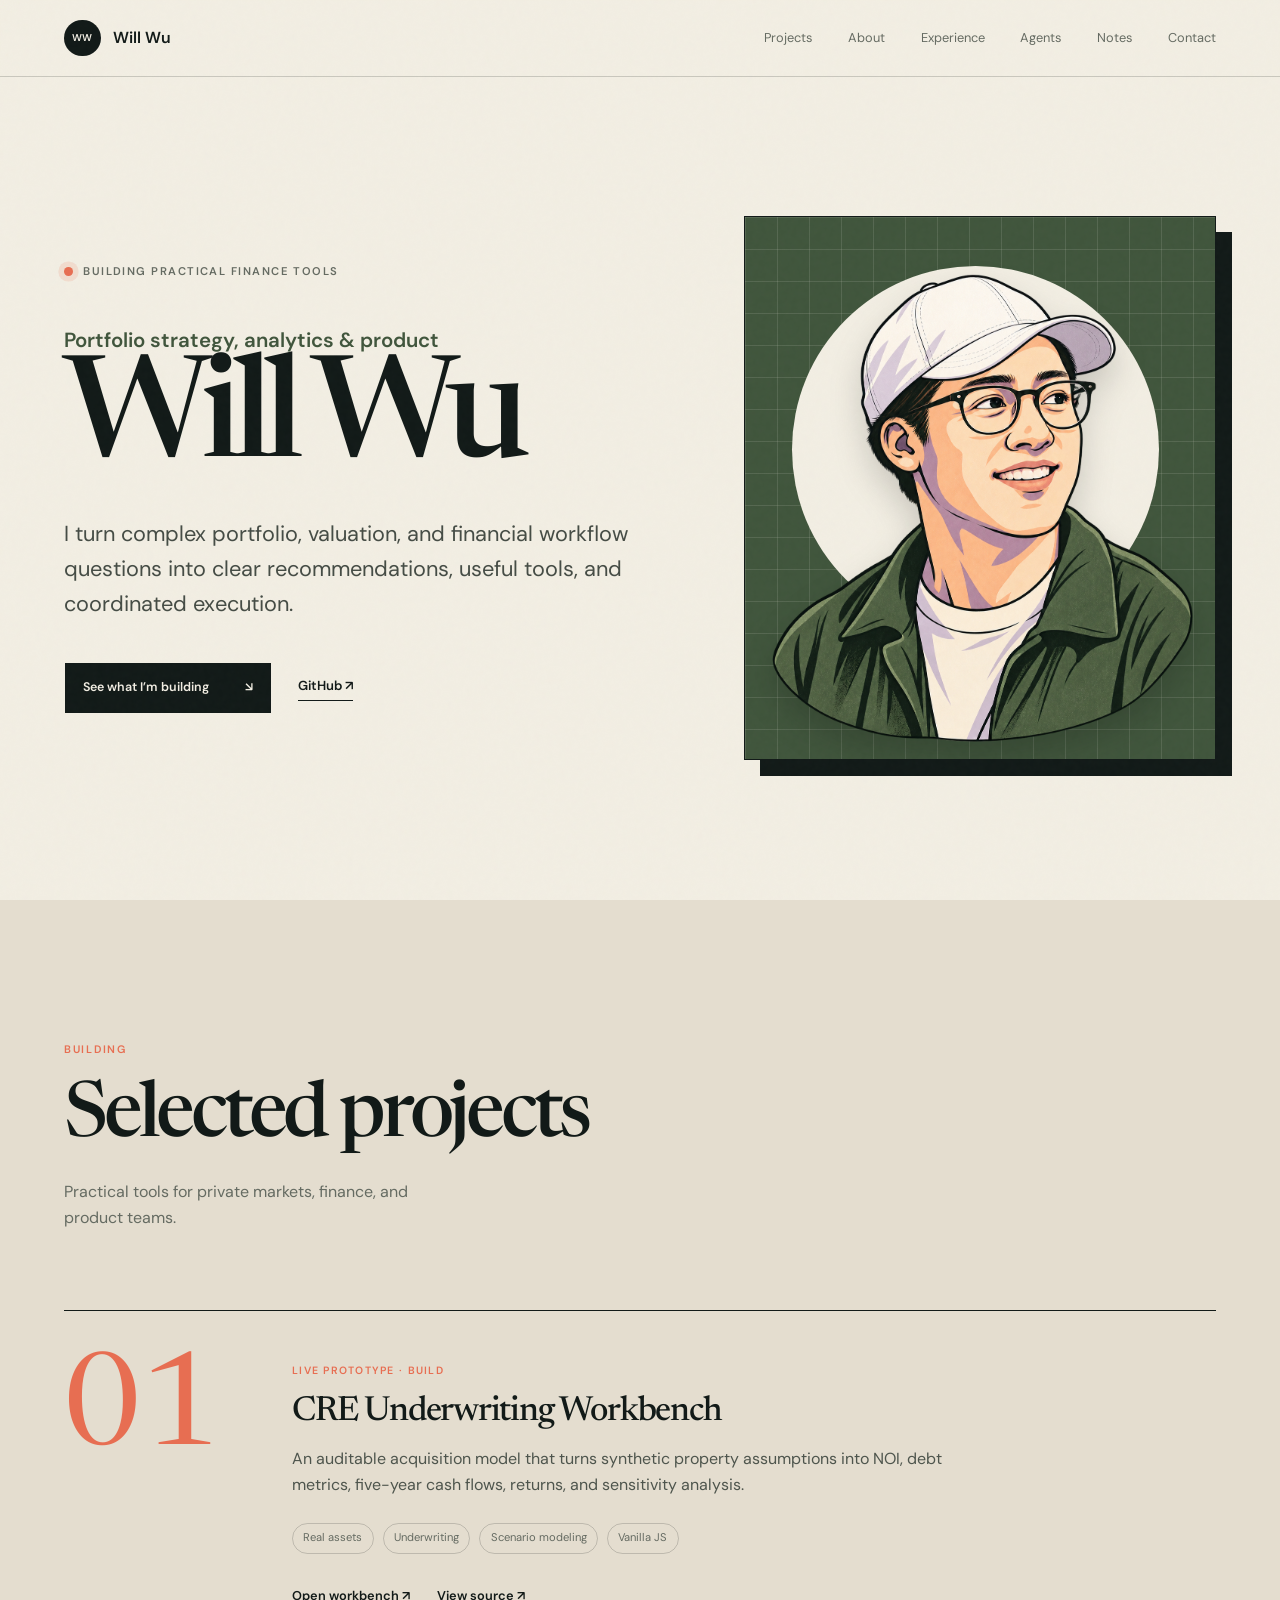
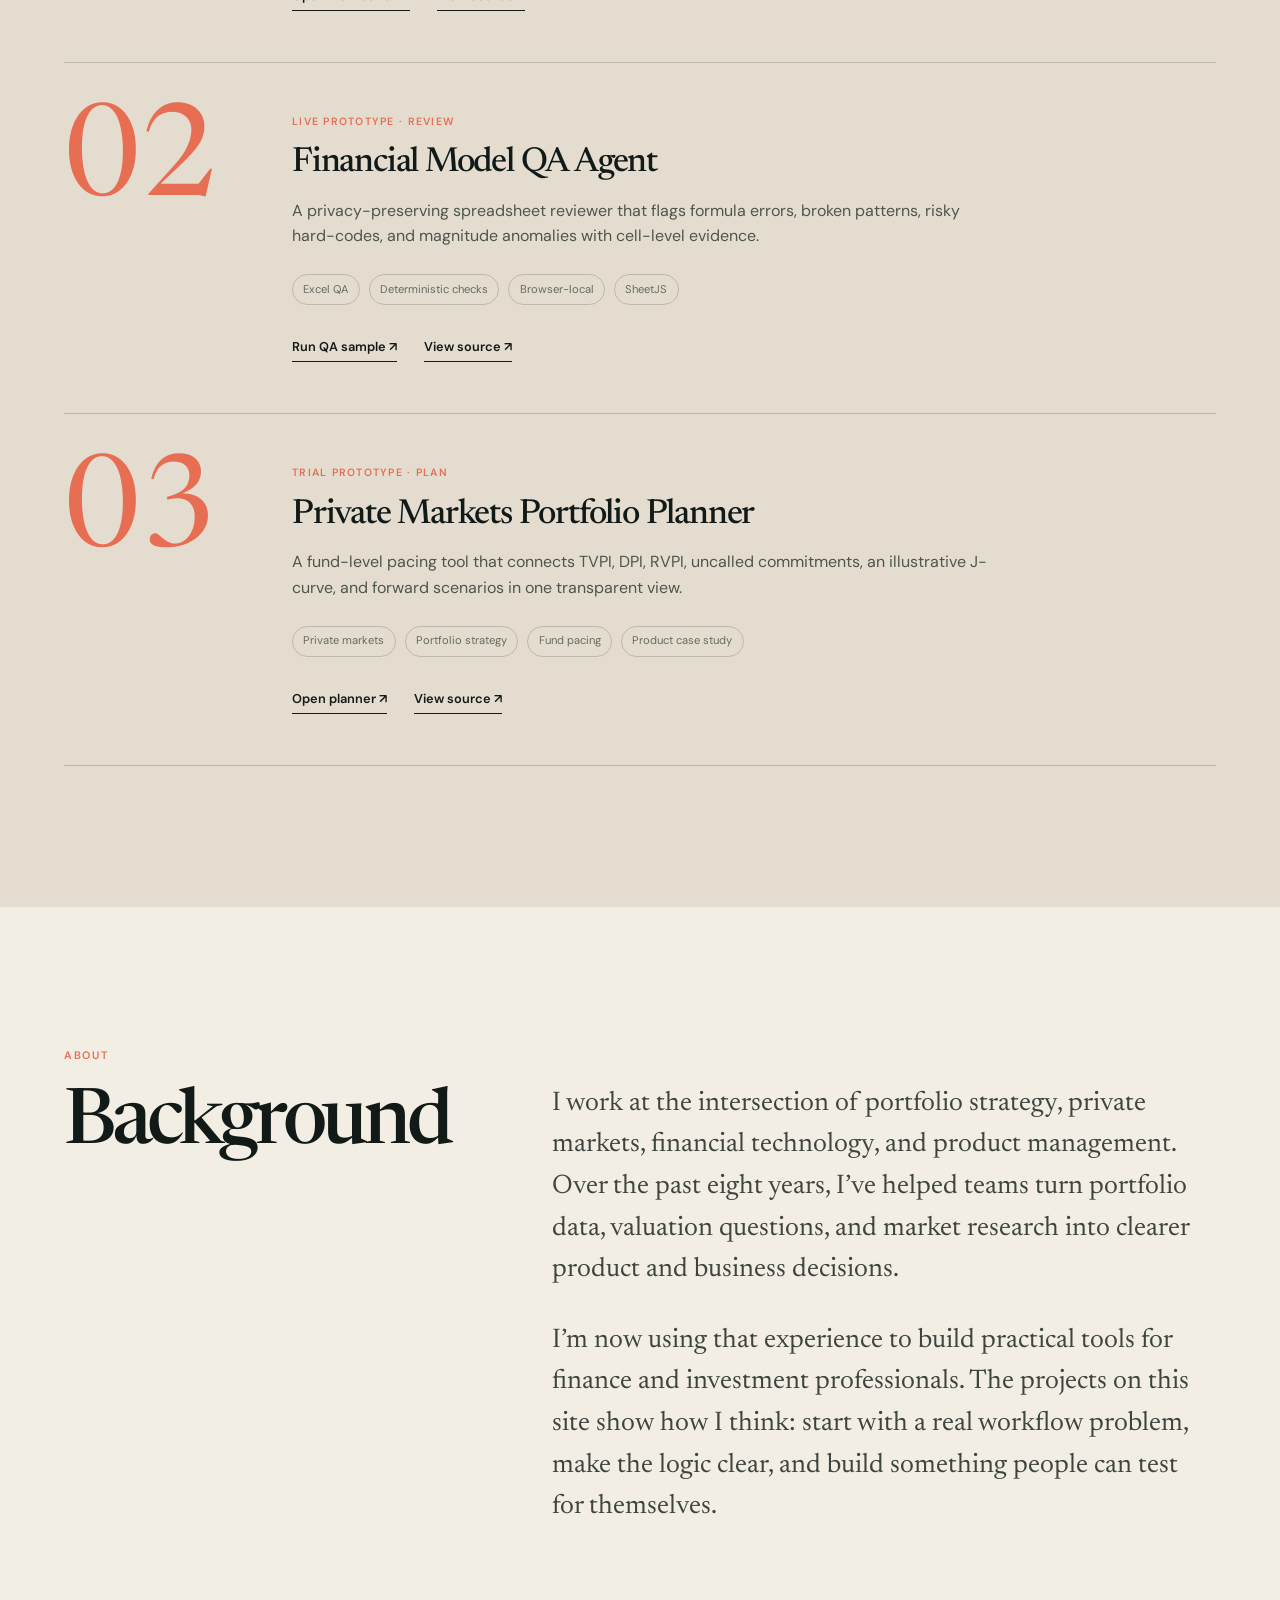
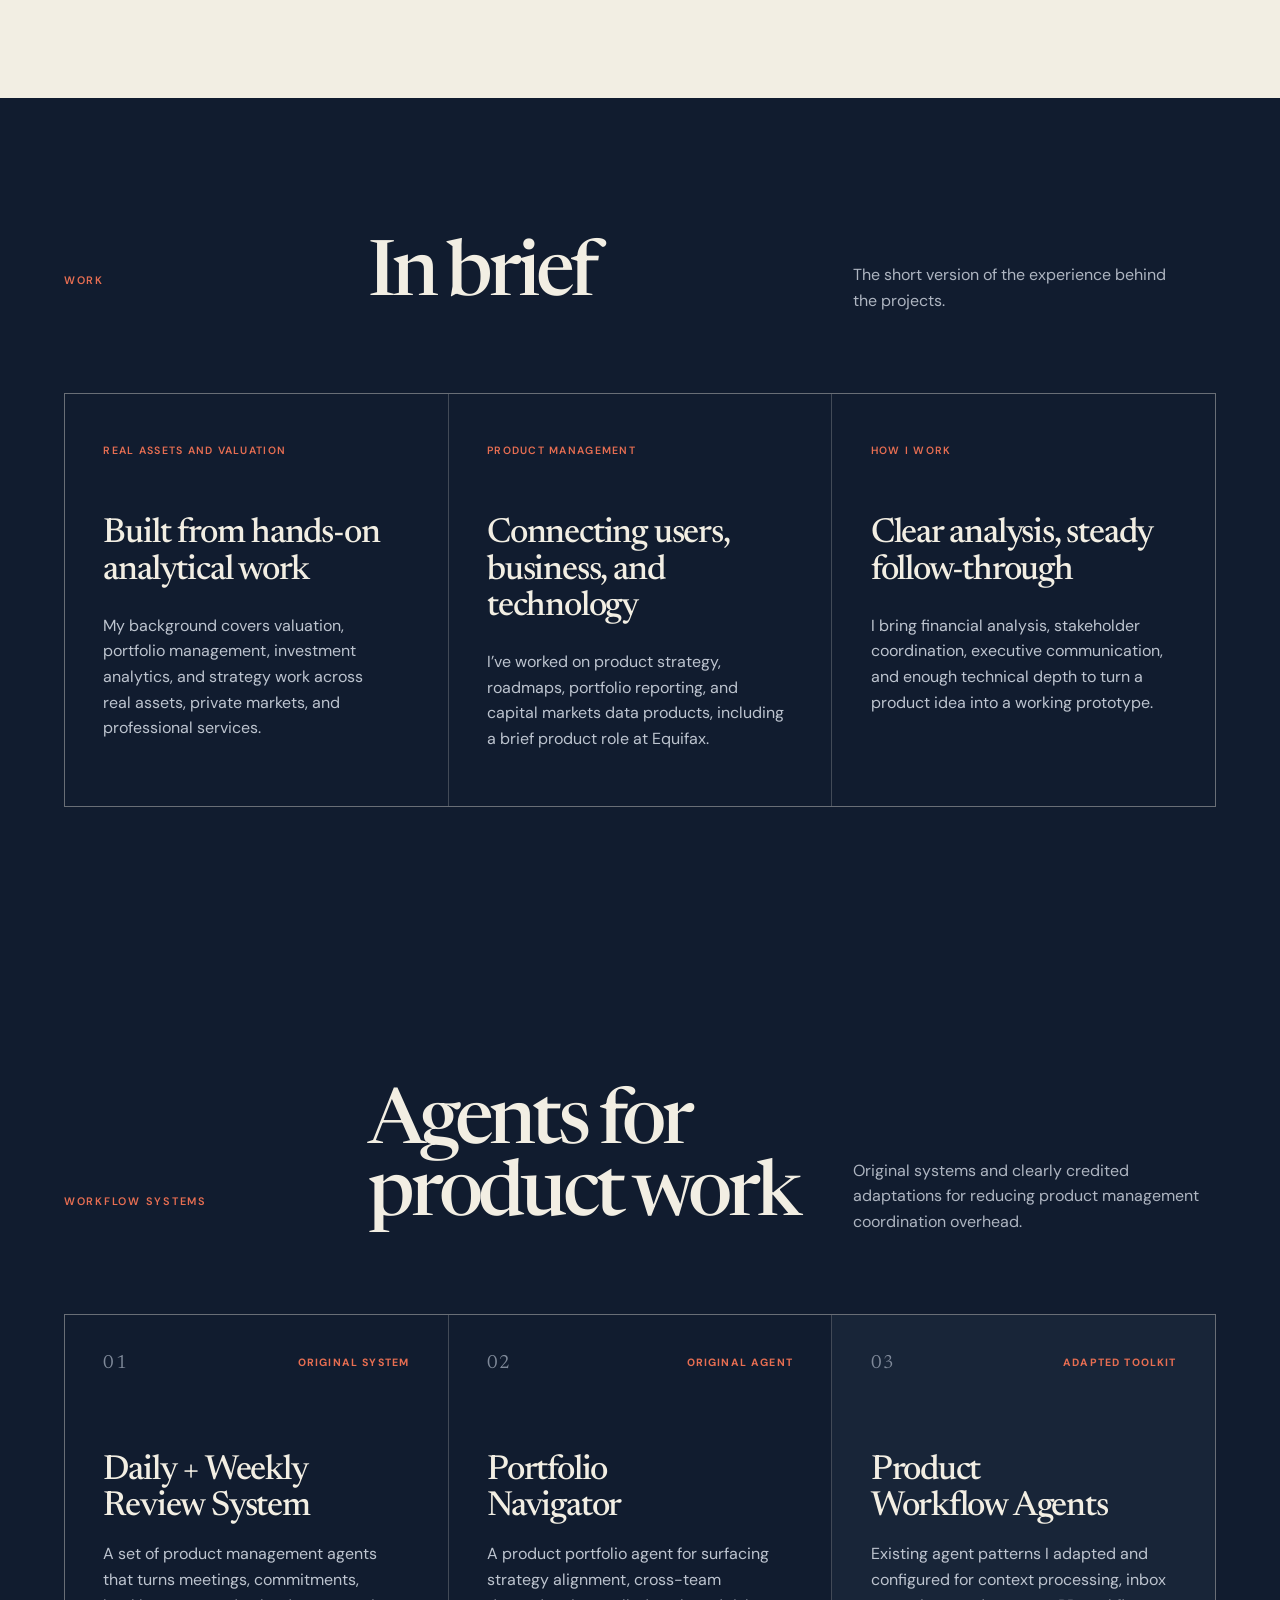
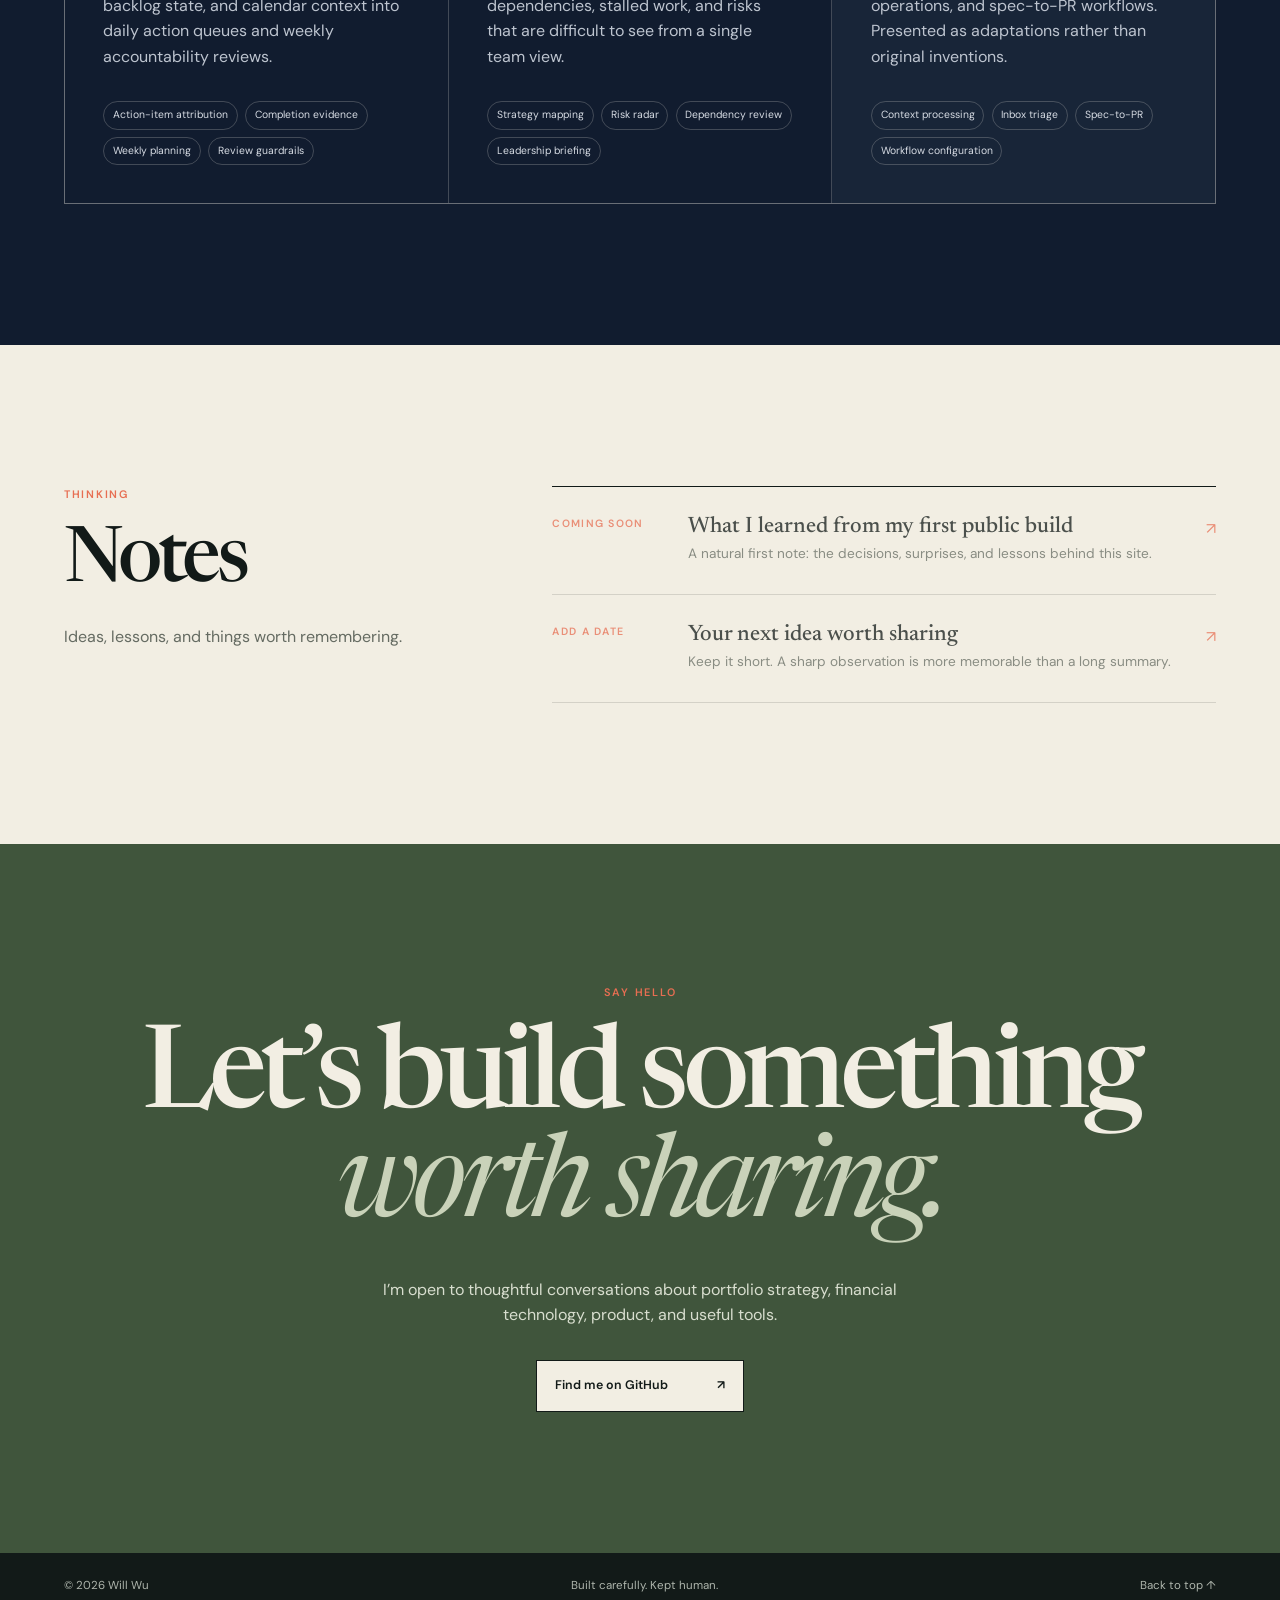
<file: index.html>
<!doctype html>
<html lang="en">
  <head>
    <meta charset="UTF-8" />
    <meta name="viewport" content="width=device-width, initial-scale=1.0" />
    <meta name="description" content="Will Wu is a product and portfolio strategy professional working across private markets, valuation, and financial technology." />
    <meta name="theme-color" content="#f2eee3" />
    <meta property="og:title" content="Will Wu | Portfolio strategy, analytics and product" />
    <meta property="og:description" content="Portfolio strategy, valuation, financial technology, and practical finance tools." />
    <meta property="og:type" content="website" />
    <link rel="icon" href="assets/favicon.svg" type="image/svg+xml" />
    <link rel="preconnect" href="https://fonts.googleapis.com" />
    <link rel="preconnect" href="https://fonts.gstatic.com" crossorigin />
    <link href="https://fonts.googleapis.com/css2?family=DM+Sans:wght@400;500;600&family=Newsreader:opsz,wght@6..72,400;6..72,500;6..72,600&display=swap" rel="stylesheet" />
    <link rel="stylesheet" href="styles.css?v=7" />
    <script src="content.js?v=10" defer></script>
    <script src="script.js?v=6" defer></script>
    <title>Will Wu | Portfolio strategy, analytics and product</title>
  </head>
  <body>
    <a class="skip-link" href="#main">Skip to content</a>
    <header class="site-header">
      <a class="brand" href="#hero" aria-label="Will Wu, home">
        <span class="brand-mark" aria-hidden="true">WW</span>
        <span data-name>Will Wu</span>
      </a>
      <nav aria-label="Primary navigation">
        <a href="#projects">Projects</a>
        <a href="#about">About</a>
        <a href="#experience">Experience</a>
        <a href="#agents">Agents</a>
        <a href="#notes">Notes</a>
        <a href="#contact">Contact</a>
      </nav>
    </header>

    <main id="main">
      <section class="hero section-shell" id="hero" aria-labelledby="hero-title">
        <div class="hero-copy reveal">
          <p class="status"><span aria-hidden="true"></span><span data-status>Building in public</span></p>
          <p class="hero-overline" data-title>Product-minded developer</p>
          <h1 id="hero-title" data-name>Will Wu</h1>
          <p class="hero-summary" data-tagline>Building practical web experiences and AI-powered prototypes.</p>
          <div class="hero-actions">
            <a class="button button-dark" href="#projects">See what I’m building <span aria-hidden="true">↘</span></a>
            <a class="text-link" data-github-link href="https://github.com/willw-builds" target="_blank" rel="noreferrer">GitHub <span aria-hidden="true">↗</span></a>
          </div>
        </div>

        <figure class="portrait-stage reveal">
          <div class="portrait-shape" aria-hidden="true"></div>
          <div class="portrait-grid" aria-hidden="true"></div>
          <img src="assets/will-avatar.png?v=2" alt="Illustrated portrait of Will wearing a plain white baseball cap and glasses" width="1145" height="1374" />
        </figure>
      </section>

      <section class="projects section-pad" id="projects" aria-labelledby="projects-title">
        <div class="section-shell">
          <div class="section-heading reveal">
            <p class="section-label">Building</p>
            <h2 id="projects-title">Selected projects</h2>
            <p class="section-note">Practical tools for private markets, finance, and product teams.</p>
          </div>
          <div class="project-list" id="project-list"></div>
        </div>
      </section>

      <section class="about section-pad" id="about" aria-labelledby="about-title">
        <div class="section-shell two-column">
          <div class="section-heading reveal">
            <p class="section-label">About</p>
            <h2 id="about-title">Background</h2>
          </div>
          <div class="story-copy reveal" id="about-copy"></div>
        </div>
      </section>

      <section class="experience section-pad" id="experience" aria-labelledby="experience-title">
        <div class="section-shell">
          <div class="section-heading light reveal">
            <p class="section-label">Work</p>
            <h2 id="experience-title">In brief</h2>
            <p class="section-note">The short version of the experience behind the projects.</p>
          </div>
          <div class="experience-grid" id="experience-list"></div>
        </div>
      </section>

      <section class="agents section-pad" id="agents" aria-labelledby="agents-title">
        <div class="section-shell">
          <div class="section-heading light reveal">
            <p class="section-label">Workflow systems</p>
            <h2 id="agents-title">Agents for product work</h2>
            <p class="section-note">Original systems and clearly credited adaptations for reducing product management coordination overhead.</p>
          </div>
          <div class="agent-grid" id="agent-list"></div>
        </div>
      </section>

      <section class="notes section-pad" id="notes" aria-labelledby="notes-title">
        <div class="section-shell two-column">
          <div class="section-heading reveal">
            <p class="section-label">Thinking</p>
            <h2 id="notes-title">Notes</h2>
            <p class="section-note">Ideas, lessons, and things worth remembering.</p>
          </div>
          <div class="notes-list reveal" id="notes-list"></div>
        </div>
      </section>

      <section class="contact section-pad" id="contact" aria-labelledby="contact-title">
        <div class="section-shell contact-inner reveal">
          <p class="section-label">Say hello</p>
          <h2 id="contact-title">Let’s build something<br /><em>worth sharing.</em></h2>
          <p>I’m open to thoughtful conversations about portfolio strategy, financial technology, product, and useful tools.</p>
          <a class="button button-light" data-github-link href="https://github.com/willw-builds" target="_blank" rel="noreferrer">Find me on GitHub <span aria-hidden="true">↗</span></a>
        </div>
      </section>
    </main>

    <footer class="site-footer">
      <p>© <span id="year"></span> <span data-name>Will Wu</span></p>
      <p>Built carefully. Kept human.</p>
      <a href="#hero">Back to top ↑</a>
    </footer>
  </body>
</html>
</file>
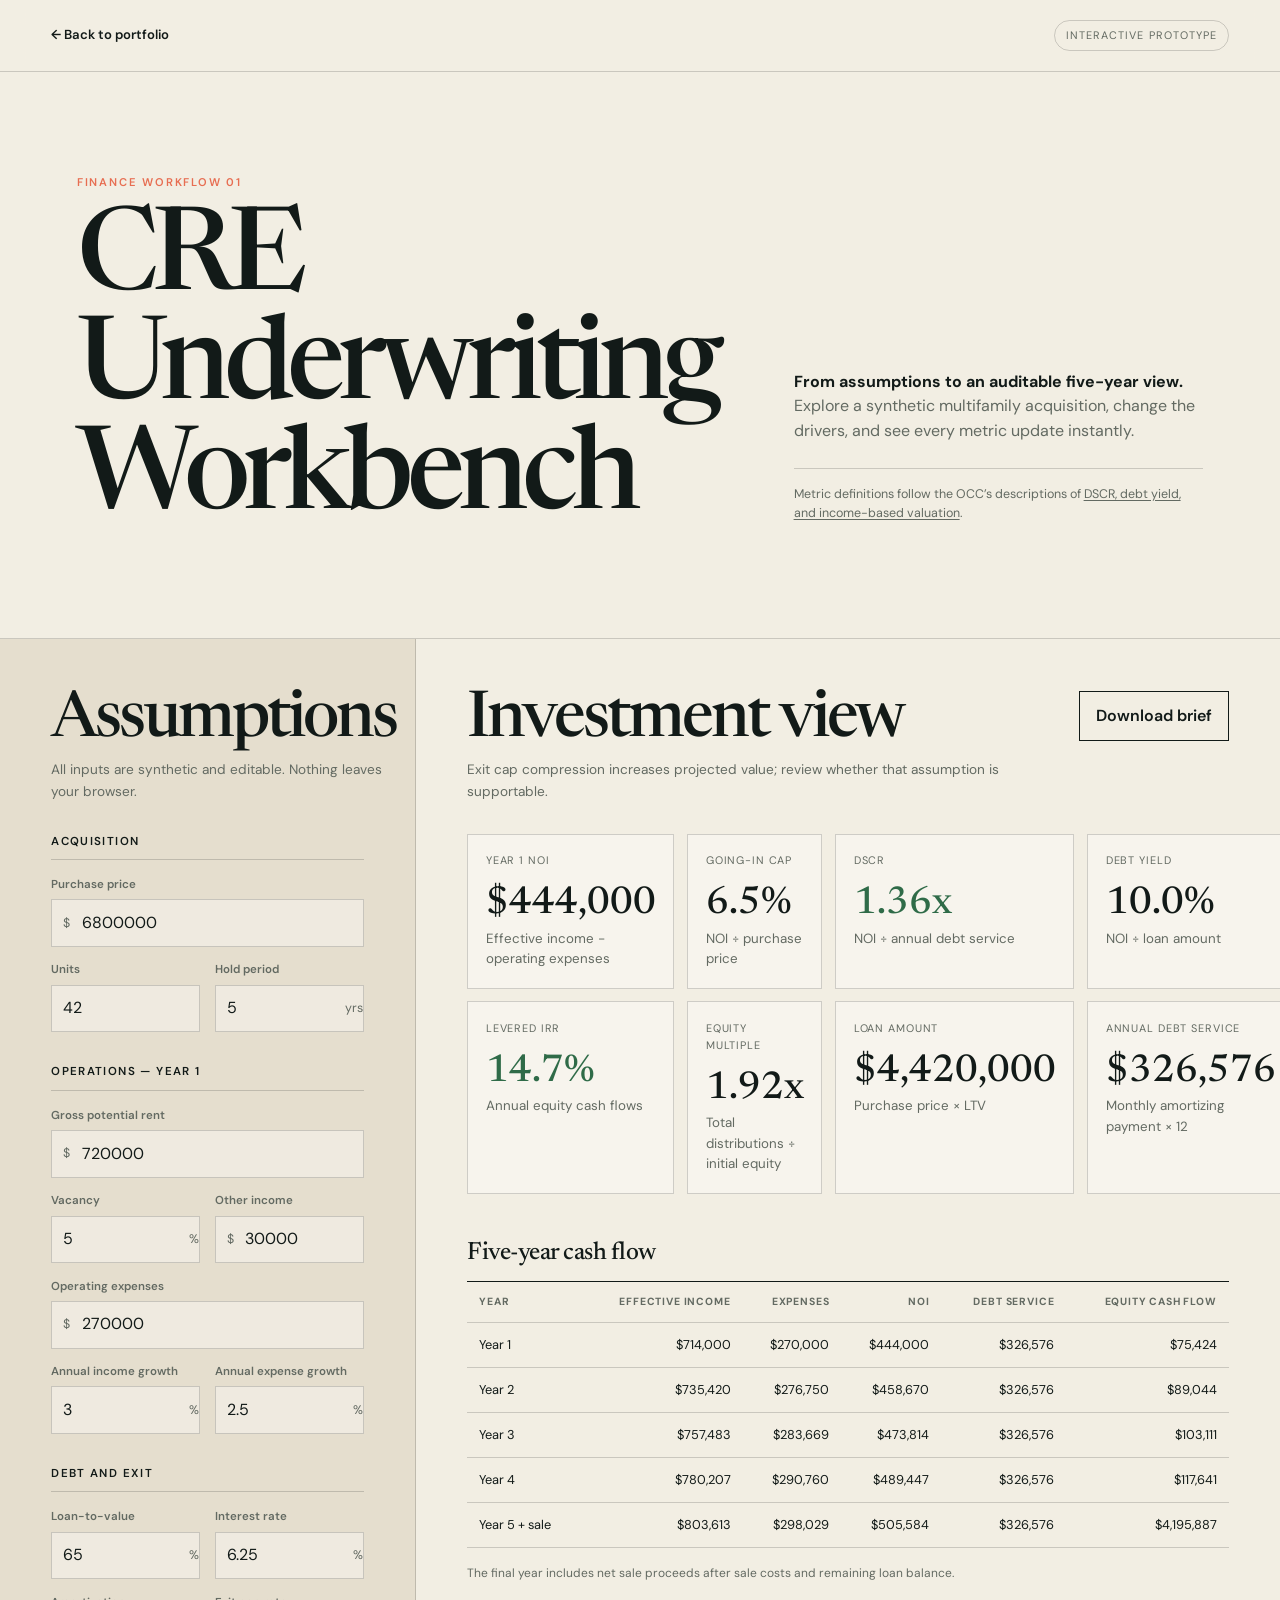
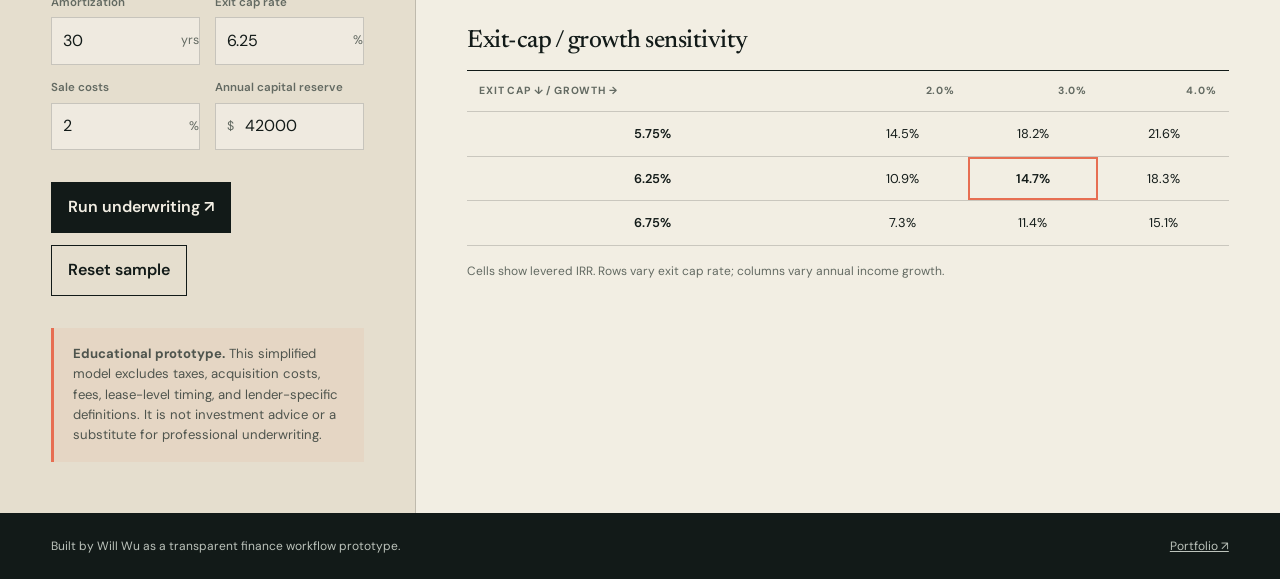
<file: projects/cre-underwriting/index.html>
<!doctype html>
<html lang="en">
  <head>
    <meta charset="UTF-8" />
    <meta name="viewport" content="width=device-width, initial-scale=1.0" />
    <meta name="description" content="An interactive, transparent commercial property underwriting prototype by Will Wu." />
    <link rel="preconnect" href="https://fonts.googleapis.com" />
    <link rel="preconnect" href="https://fonts.gstatic.com" crossorigin />
    <link href="https://fonts.googleapis.com/css2?family=DM+Sans:wght@400;500;600&family=Newsreader:opsz,wght@6..72,400;6..72,500;6..72,600&display=swap" rel="stylesheet" />
    <link rel="stylesheet" href="../shared/project.css?v=1" />
    <script src="workbench.js?v=1" defer></script>
    <title>CRE Underwriting Workbench — Will Wu</title>
  </head>
  <body>
    <header class="app-header">
      <a class="back-link" href="../../index.html#projects">← Back to portfolio</a>
      <span class="prototype-pill">Interactive prototype</span>
    </header>

    <main>
      <section class="project-hero">
        <div>
          <p class="eyebrow">Finance workflow 01</p>
          <h1>CRE Underwriting Workbench</h1>
        </div>
        <div class="hero-note">
          <p><strong>From assumptions to an auditable five-year view.</strong> Explore a synthetic multifamily acquisition, change the drivers, and see every metric update instantly.</p>
          <p class="source-note">Metric definitions follow the OCC’s descriptions of <a href="https://www.occ.treas.gov/publications-and-resources/publications/comptrollers-handbook/files/commercial-real-estate-lending/pub-ch-commercial-real-estate.pdf" target="_blank" rel="noreferrer">DSCR, debt yield, and income-based valuation</a>.</p>
        </div>
      </section>

      <section class="workspace" aria-label="Underwriting model">
        <aside class="control-panel">
          <div class="panel-head"><div><h2>Assumptions</h2><p>All inputs are synthetic and editable. Nothing leaves your browser.</p></div></div>
          <form id="assumptions">
            <div class="input-section">
              <h3>Acquisition</h3>
              <div class="input-grid">
                <div class="field full"><label for="purchasePrice">Purchase price</label><div class="field-wrap"><span>$</span><input id="purchasePrice" name="purchasePrice" type="number" min="1" step="50000" value="6800000" /></div></div>
                <div class="field"><label for="units">Units</label><div class="field-wrap"><input id="units" name="units" type="number" min="1" value="42" /></div></div>
                <div class="field"><label for="holdYears">Hold period</label><div class="field-wrap"><input id="holdYears" name="holdYears" type="number" min="1" max="10" value="5" /><span>yrs</span></div></div>
              </div>
            </div>
            <div class="input-section">
              <h3>Operations — Year 1</h3>
              <div class="input-grid">
                <div class="field full"><label for="grossPotentialRent">Gross potential rent</label><div class="field-wrap"><span>$</span><input id="grossPotentialRent" name="grossPotentialRent" type="number" min="0" step="5000" value="720000" /></div></div>
                <div class="field"><label for="vacancy">Vacancy</label><div class="field-wrap"><input id="vacancy" name="vacancy" type="number" min="0" max="100" step="0.25" value="5" /><span>%</span></div></div>
                <div class="field"><label for="otherIncome">Other income</label><div class="field-wrap"><span>$</span><input id="otherIncome" name="otherIncome" type="number" min="0" step="1000" value="30000" /></div></div>
                <div class="field full"><label for="operatingExpenses">Operating expenses</label><div class="field-wrap"><span>$</span><input id="operatingExpenses" name="operatingExpenses" type="number" min="0" step="5000" value="270000" /></div></div>
                <div class="field"><label for="rentGrowth">Annual income growth</label><div class="field-wrap"><input id="rentGrowth" name="rentGrowth" type="number" step="0.1" value="3" /><span>%</span></div></div>
                <div class="field"><label for="expenseGrowth">Annual expense growth</label><div class="field-wrap"><input id="expenseGrowth" name="expenseGrowth" type="number" step="0.1" value="2.5" /><span>%</span></div></div>
              </div>
            </div>
            <div class="input-section">
              <h3>Debt and exit</h3>
              <div class="input-grid">
                <div class="field"><label for="ltv">Loan-to-value</label><div class="field-wrap"><input id="ltv" name="ltv" type="number" min="0" max="100" step="1" value="65" /><span>%</span></div></div>
                <div class="field"><label for="interestRate">Interest rate</label><div class="field-wrap"><input id="interestRate" name="interestRate" type="number" min="0" step="0.05" value="6.25" /><span>%</span></div></div>
                <div class="field"><label for="amortizationYears">Amortization</label><div class="field-wrap"><input id="amortizationYears" name="amortizationYears" type="number" min="1" max="40" value="30" /><span>yrs</span></div></div>
                <div class="field"><label for="exitCap">Exit cap rate</label><div class="field-wrap"><input id="exitCap" name="exitCap" type="number" min="0.1" step="0.05" value="6.25" /><span>%</span></div></div>
                <div class="field"><label for="saleCosts">Sale costs</label><div class="field-wrap"><input id="saleCosts" name="saleCosts" type="number" min="0" max="20" step="0.25" value="2" /><span>%</span></div></div>
                <div class="field"><label for="annualCapex">Annual capital reserve</label><div class="field-wrap"><span>$</span><input id="annualCapex" name="annualCapex" type="number" min="0" step="1000" value="42000" /></div></div>
              </div>
            </div>
            <div class="action-row"><button class="button" type="submit">Run underwriting ↗</button><button class="button secondary" id="resetModel" type="button">Reset sample</button></div>
          </form>
          <div class="callout"><strong>Educational prototype.</strong> This simplified model excludes taxes, acquisition costs, fees, lease-level timing, and lender-specific definitions. It is not investment advice or a substitute for professional underwriting.</div>
        </aside>

        <div class="results-panel" aria-live="polite">
          <div class="panel-head"><div><h2>Investment view</h2><p id="modelStatus">Synthetic 42-unit multifamily scenario.</p></div><button class="button secondary" id="downloadBrief" type="button">Download brief</button></div>
          <div class="metric-grid">
            <div class="metric-card"><span>Year 1 NOI</span><strong id="noiMetric">—</strong><small>Effective income − operating expenses</small></div>
            <div class="metric-card"><span>Going-in cap</span><strong id="capMetric">—</strong><small>NOI ÷ purchase price</small></div>
            <div class="metric-card"><span>DSCR</span><strong id="dscrMetric">—</strong><small>NOI ÷ annual debt service</small></div>
            <div class="metric-card"><span>Debt yield</span><strong id="debtYieldMetric">—</strong><small>NOI ÷ loan amount</small></div>
            <div class="metric-card"><span>Levered IRR</span><strong id="irrMetric">—</strong><small>Annual equity cash flows</small></div>
            <div class="metric-card"><span>Equity multiple</span><strong id="emMetric">—</strong><small>Total distributions ÷ initial equity</small></div>
            <div class="metric-card"><span>Loan amount</span><strong id="loanMetric">—</strong><small>Purchase price × LTV</small></div>
            <div class="metric-card"><span>Annual debt service</span><strong id="debtServiceMetric">—</strong><small>Monthly amortizing payment × 12</small></div>
          </div>

          <section class="result-section"><h3>Five-year cash flow</h3><div class="table-wrap"><table><thead><tr><th>Year</th><th>Effective income</th><th>Expenses</th><th>NOI</th><th>Debt service</th><th>Equity cash flow</th></tr></thead><tbody id="cashFlowRows"></tbody></table></div><p class="formula-note">The final year includes net sale proceeds after sale costs and remaining loan balance.</p></section>
          <section class="result-section"><h3>Exit-cap / growth sensitivity</h3><div class="table-wrap"><table class="sensitivity"><thead id="sensitivityHead"></thead><tbody id="sensitivityBody"></tbody></table></div><p class="formula-note">Cells show levered IRR. Rows vary exit cap rate; columns vary annual income growth.</p></section>
        </div>
      </section>
    </main>
    <footer class="project-footer"><span>Built by Will Wu as a transparent finance workflow prototype.</span><a href="../../index.html#projects">Portfolio ↗</a></footer>
  </body>
</html>
</file>
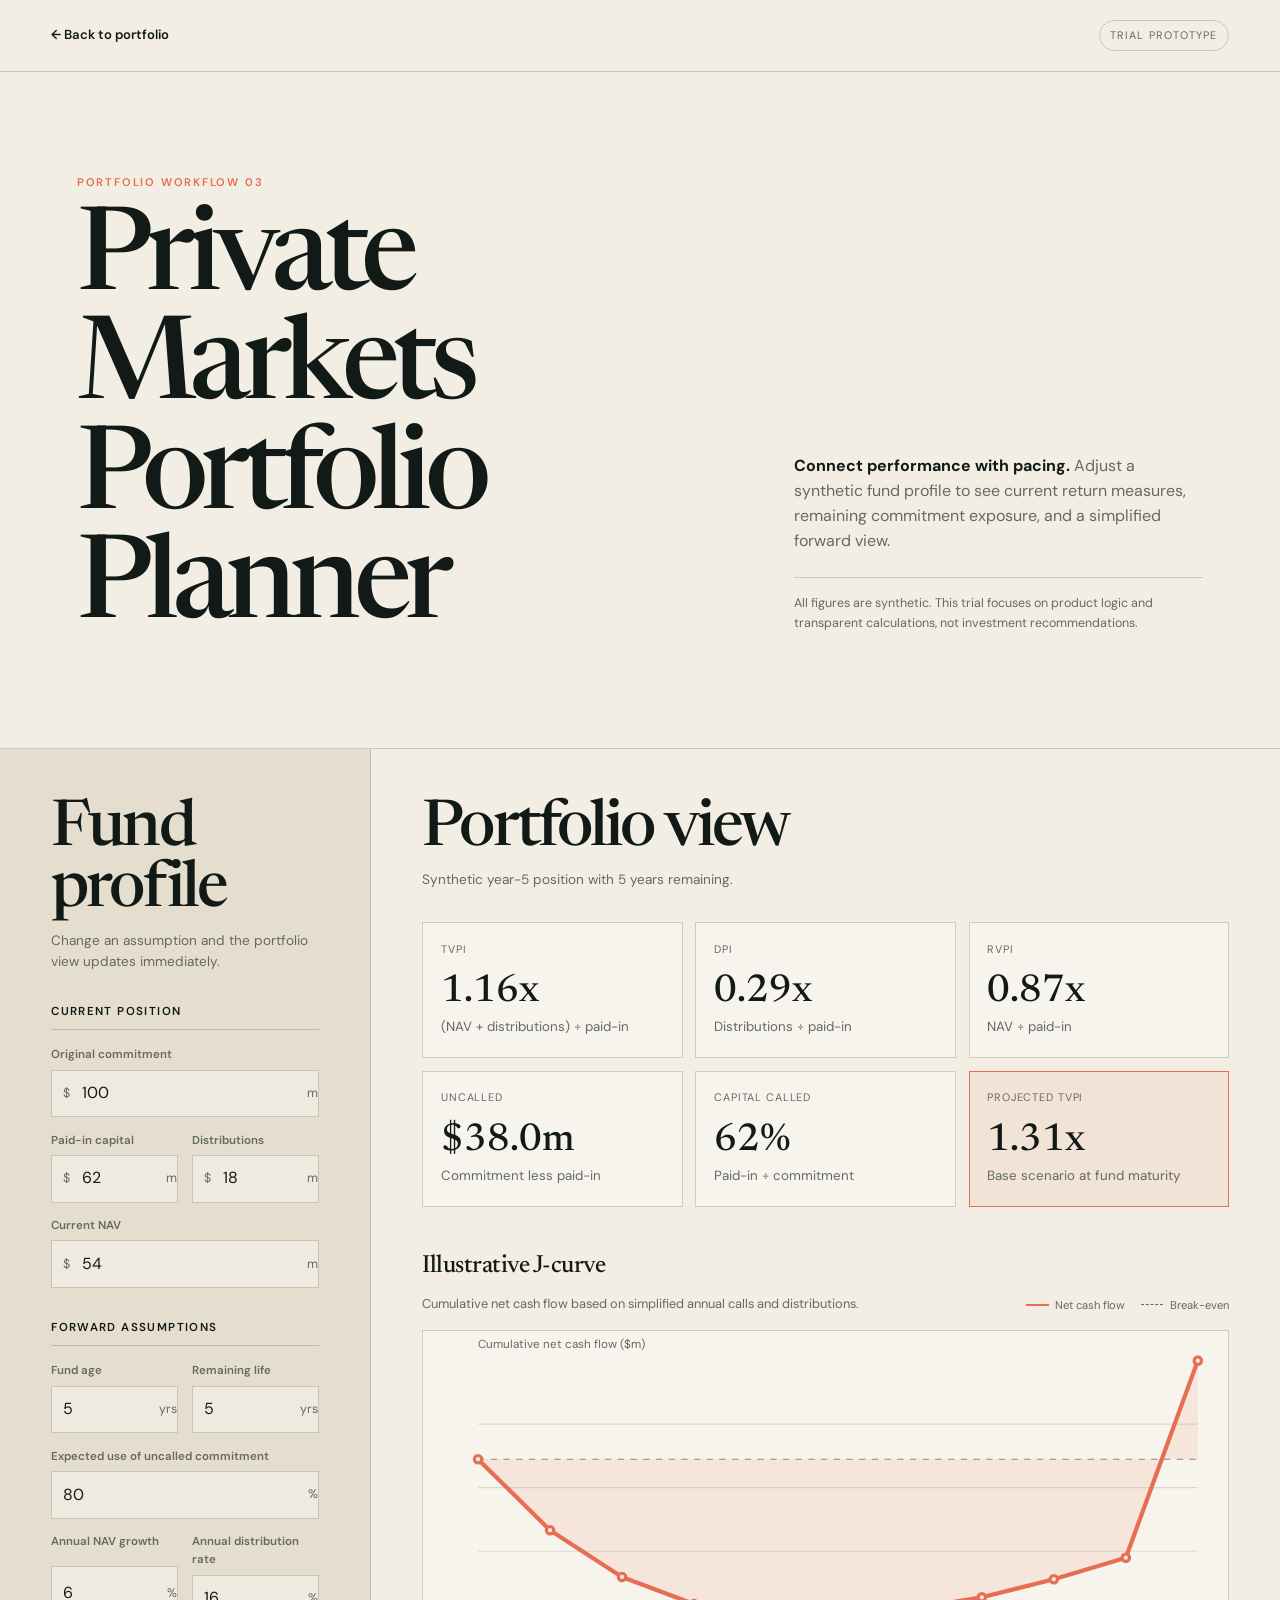
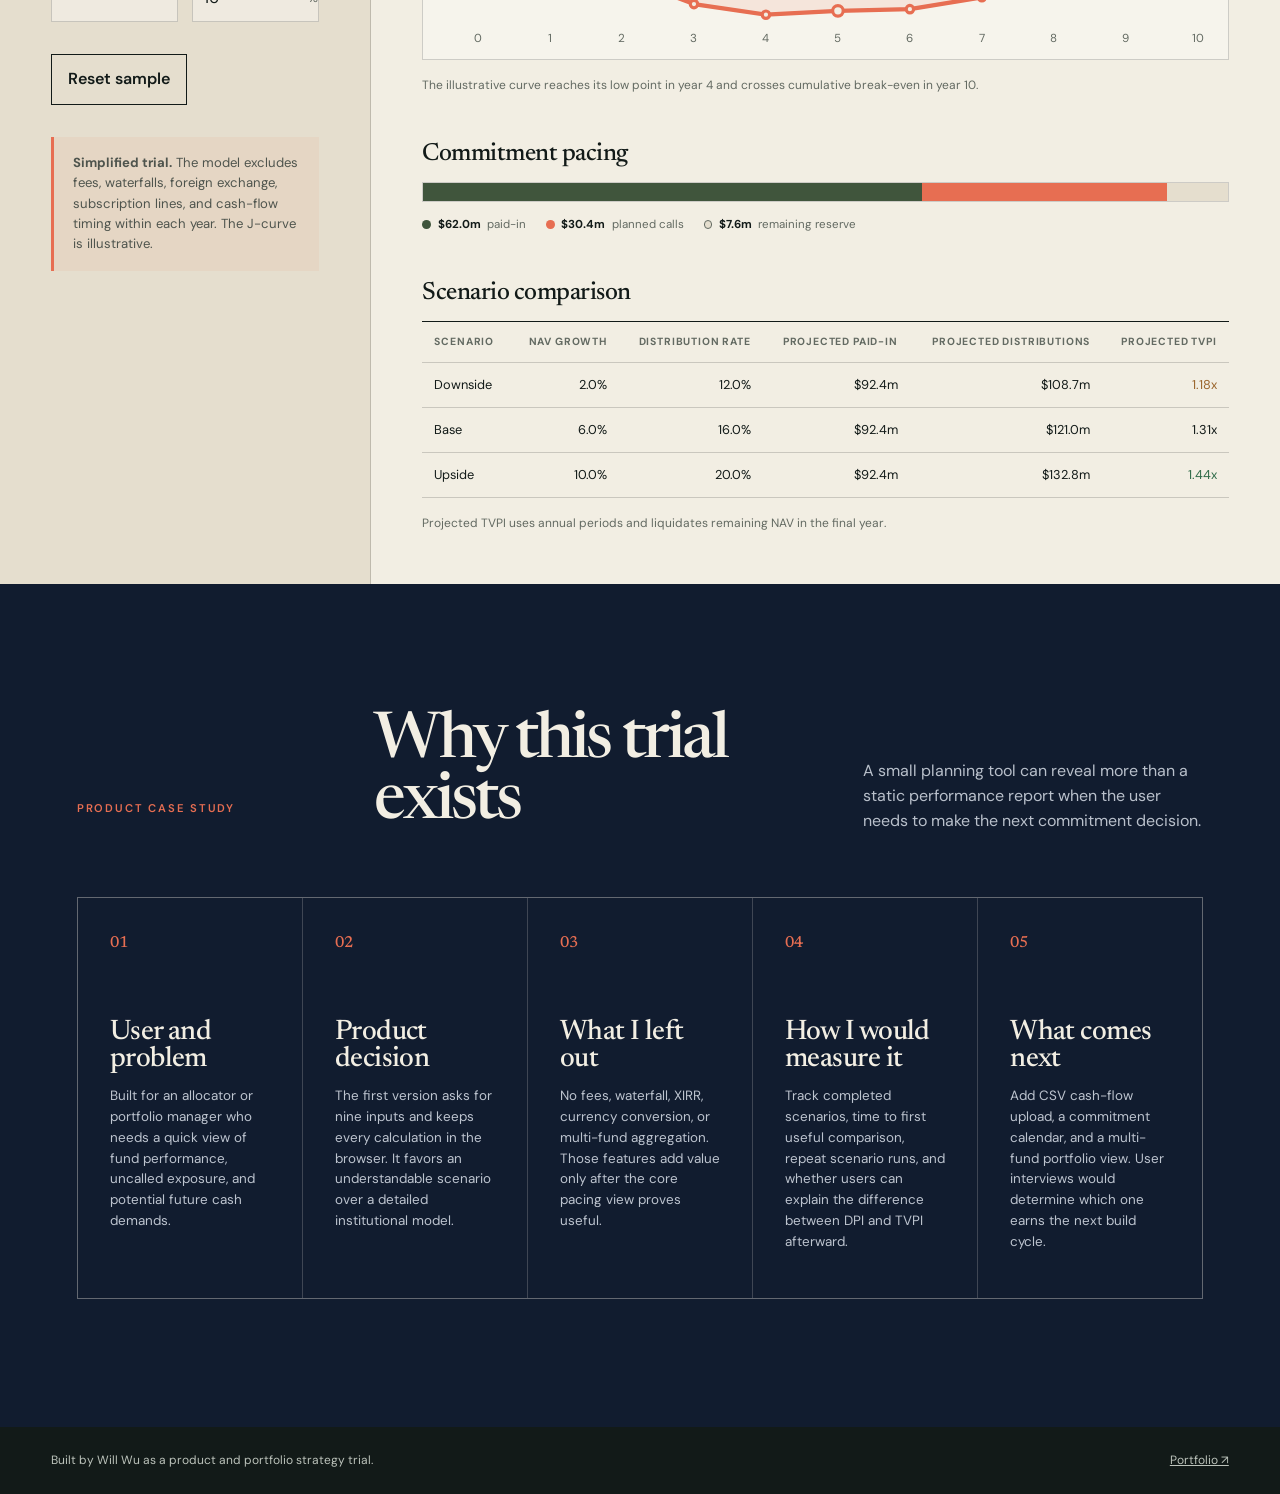
<file: projects/private-markets-planner/index.html>
<!doctype html>
<html lang="en">
  <head>
    <meta charset="UTF-8" />
    <meta name="viewport" content="width=device-width, initial-scale=1.0" />
    <meta name="description" content="An interactive private markets pacing and return-metrics prototype by Will Wu." />
    <link rel="preconnect" href="https://fonts.googleapis.com" />
    <link rel="preconnect" href="https://fonts.gstatic.com" crossorigin />
    <link href="https://fonts.googleapis.com/css2?family=DM+Sans:wght@400;500;600&family=Newsreader:opsz,wght@6..72,400;6..72,500;6..72,600&display=swap" rel="stylesheet" />
    <link rel="stylesheet" href="../shared/project.css?v=1" />
    <link rel="stylesheet" href="planner.css?v=1" />
    <script src="planner.js?v=1" defer></script>
    <title>Private Markets Portfolio Planner | Will Wu</title>
  </head>
  <body>
    <header class="app-header">
      <a class="back-link" href="../../index.html#projects">← Back to portfolio</a>
      <span class="prototype-pill">Trial prototype</span>
    </header>

    <main>
      <section class="project-hero">
        <div>
          <p class="eyebrow">Portfolio workflow 03</p>
          <h1>Private Markets Portfolio Planner</h1>
        </div>
        <div class="hero-note">
          <p><strong>Connect performance with pacing.</strong> Adjust a synthetic fund profile to see current return measures, remaining commitment exposure, and a simplified forward view.</p>
          <p class="source-note">All figures are synthetic. This trial focuses on product logic and transparent calculations, not investment recommendations.</p>
        </div>
      </section>

      <section class="workspace planner-workspace" aria-label="Private markets portfolio planner">
        <aside class="control-panel">
          <div class="panel-head"><div><h2>Fund profile</h2><p>Change an assumption and the portfolio view updates immediately.</p></div></div>
          <form id="plannerForm">
            <div class="input-section">
              <h3>Current position</h3>
              <div class="input-grid">
                <div class="field full"><label for="commitment">Original commitment</label><div class="field-wrap"><span>$</span><input id="commitment" name="commitment" type="number" min="1" step="1" value="100" /><span>m</span></div></div>
                <div class="field"><label for="paidIn">Paid-in capital</label><div class="field-wrap"><span>$</span><input id="paidIn" name="paidIn" type="number" min="0" step="1" value="62" /><span>m</span></div></div>
                <div class="field"><label for="distributions">Distributions</label><div class="field-wrap"><span>$</span><input id="distributions" name="distributions" type="number" min="0" step="1" value="18" /><span>m</span></div></div>
                <div class="field full"><label for="nav">Current NAV</label><div class="field-wrap"><span>$</span><input id="nav" name="nav" type="number" min="0" step="1" value="54" /><span>m</span></div></div>
              </div>
            </div>

            <div class="input-section">
              <h3>Forward assumptions</h3>
              <div class="input-grid">
                <div class="field"><label for="fundAge">Fund age</label><div class="field-wrap"><input id="fundAge" name="fundAge" type="number" min="1" max="12" step="1" value="5" /><span>yrs</span></div></div>
                <div class="field"><label for="remainingYears">Remaining life</label><div class="field-wrap"><input id="remainingYears" name="remainingYears" type="number" min="1" max="12" step="1" value="5" /><span>yrs</span></div></div>
                <div class="field full"><label for="futureCallPct">Expected use of uncalled commitment</label><div class="field-wrap"><input id="futureCallPct" name="futureCallPct" type="number" min="0" max="100" step="5" value="80" /><span>%</span></div></div>
                <div class="field"><label for="navGrowth">Annual NAV growth</label><div class="field-wrap"><input id="navGrowth" name="navGrowth" type="number" min="-20" max="30" step="0.5" value="6" /><span>%</span></div></div>
                <div class="field"><label for="distributionYield">Annual distribution rate</label><div class="field-wrap"><input id="distributionYield" name="distributionYield" type="number" min="0" max="100" step="1" value="16" /><span>%</span></div></div>
              </div>
            </div>
            <div class="action-row"><button class="button secondary" id="resetPlanner" type="button">Reset sample</button></div>
          </form>
          <div class="callout"><strong>Simplified trial.</strong> The model excludes fees, waterfalls, foreign exchange, subscription lines, and cash-flow timing within each year. The J-curve is illustrative.</div>
        </aside>

        <div class="results-panel" aria-live="polite">
          <div class="panel-head"><div><h2>Portfolio view</h2><p id="plannerStatus">Synthetic year-five fund position.</p></div></div>
          <div class="metric-grid planner-metrics">
            <div class="metric-card"><span>TVPI</span><strong id="tvpiMetric">1.16x</strong><small>(NAV + distributions) ÷ paid-in</small></div>
            <div class="metric-card"><span>DPI</span><strong id="dpiMetric">0.29x</strong><small>Distributions ÷ paid-in</small></div>
            <div class="metric-card"><span>RVPI</span><strong id="rvpiMetric">0.87x</strong><small>NAV ÷ paid-in</small></div>
            <div class="metric-card"><span>Uncalled</span><strong id="uncalledMetric">$38.0m</strong><small>Commitment less paid-in</small></div>
            <div class="metric-card"><span>Capital called</span><strong id="calledMetric">62%</strong><small>Paid-in ÷ commitment</small></div>
            <div class="metric-card featured-metric"><span>Projected TVPI</span><strong id="projectedTvpiMetric">1.00x</strong><small>Base scenario at fund maturity</small></div>
          </div>

          <section class="result-section">
            <div class="section-title-row"><div><h3>Illustrative J-curve</h3><p>Cumulative net cash flow based on simplified annual calls and distributions.</p></div><div class="chart-legend"><span><i class="legend-line"></i> Net cash flow</span><span><i class="legend-zero"></i> Break-even</span></div></div>
            <div class="chart-shell">
              <svg id="jCurveChart" viewBox="0 0 760 310" role="img" aria-labelledby="chartTitle chartDescription">
                <title id="chartTitle">Illustrative private markets J-curve</title>
                <desc id="chartDescription">Cumulative net cash flow by fund year.</desc>
                <g id="chartGrid"></g>
                <path id="jCurveArea" class="chart-area" d=""></path>
                <path id="jCurveLine" class="chart-line" d=""></path>
                <g id="chartPoints"></g>
                <g id="chartLabels"></g>
              </svg>
            </div>
            <p class="formula-note" id="curveSummary"></p>
          </section>

          <section class="result-section">
            <h3>Commitment pacing</h3>
            <div class="pacing-bar" aria-label="Commitment pacing"><span id="paidBar"></span><span id="plannedBar"></span><span id="reserveBar"></span></div>
            <div class="pacing-legend">
              <span><i class="paid-dot"></i><b id="paidLegend">$62.0m</b> paid-in</span>
              <span><i class="planned-dot"></i><b id="plannedLegend">$30.4m</b> planned calls</span>
              <span><i class="reserve-dot"></i><b id="reserveLegend">$7.6m</b> remaining reserve</span>
            </div>
          </section>

          <section class="result-section">
            <h3>Scenario comparison</h3>
            <div class="table-wrap"><table><thead><tr><th>Scenario</th><th>NAV growth</th><th>Distribution rate</th><th>Projected paid-in</th><th>Projected distributions</th><th>Projected TVPI</th></tr></thead><tbody id="scenarioRows"></tbody></table></div>
            <p class="formula-note">Projected TVPI uses annual periods and liquidates remaining NAV in the final year.</p>
          </section>
        </div>
      </section>

      <section class="case-study" aria-labelledby="caseStudyTitle">
        <div class="case-study-heading">
          <p class="eyebrow">Product case study</p>
          <h2 id="caseStudyTitle">Why this trial exists</h2>
          <p>A small planning tool can reveal more than a static performance report when the user needs to make the next commitment decision.</p>
        </div>
        <div class="case-study-grid">
          <article><span>01</span><h3>User and problem</h3><p>Built for an allocator or portfolio manager who needs a quick view of fund performance, uncalled exposure, and potential future cash demands.</p></article>
          <article><span>02</span><h3>Product decision</h3><p>The first version asks for nine inputs and keeps every calculation in the browser. It favors an understandable scenario over a detailed institutional model.</p></article>
          <article><span>03</span><h3>What I left out</h3><p>No fees, waterfall, XIRR, currency conversion, or multi-fund aggregation. Those features add value only after the core pacing view proves useful.</p></article>
          <article><span>04</span><h3>How I would measure it</h3><p>Track completed scenarios, time to first useful comparison, repeat scenario runs, and whether users can explain the difference between DPI and TVPI afterward.</p></article>
          <article><span>05</span><h3>What comes next</h3><p>Add CSV cash-flow upload, a commitment calendar, and a multi-fund portfolio view. User interviews would determine which one earns the next build cycle.</p></article>
        </div>
      </section>
    </main>
    <footer class="project-footer"><span>Built by Will Wu as a product and portfolio strategy trial.</span><a href="../../index.html#projects">Portfolio ↗</a></footer>
  </body>
</html>
</file>
<file: styles.css>
:root {
  --paper: #f2eee3;
  --paper-deep: #e4ddcf;
  --ink: #121a18;
  --navy: #111c2f;
  --moss: #40553c;
  --coral: #e76e52;
  --muted: #656b62;
  --line: rgba(18, 26, 24, 0.18);
  --light-line: rgba(242, 238, 227, 0.22);
  --font-display: "Newsreader", Georgia, serif;
  --font-body: "DM Sans", sans-serif;
  --page-pad: clamp(1.25rem, 5vw, 5rem);
  --content-width: 1180px;
}

* { box-sizing: border-box; }
html { scroll-behavior: smooth; }
body {
  margin: 0;
  color: var(--ink);
  background: var(--paper);
  font-family: var(--font-body);
  line-height: 1.6;
  -webkit-font-smoothing: antialiased;
}
body::before {
  content: "";
  position: fixed;
  z-index: 20;
  inset: 0;
  pointer-events: none;
  opacity: 0.045;
  background-image: url("data:image/svg+xml,%3Csvg viewBox='0 0 180 180' xmlns='http://www.w3.org/2000/svg'%3E%3Cfilter id='n'%3E%3CfeTurbulence type='fractalNoise' baseFrequency='.8' numOctaves='3' stitchTiles='stitch'/%3E%3C/filter%3E%3Crect width='100%25' height='100%25' filter='url(%23n)' opacity='.45'/%3E%3C/svg%3E");
}
a { color: inherit; text-decoration: none; }
img { display: block; max-width: 100%; height: auto; }
p, h1, h2, h3 { text-wrap: pretty; }

.skip-link {
  position: fixed;
  z-index: 99;
  top: 0.75rem;
  left: 0.75rem;
  padding: 0.7rem 1rem;
  background: var(--ink);
  color: white;
  transform: translateY(-150%);
  transition: transform 160ms ease;
}
.skip-link:focus { transform: translateY(0); }

.site-header {
  position: sticky;
  z-index: 15;
  top: 0;
  display: flex;
  align-items: center;
  justify-content: space-between;
  min-height: 4.8rem;
  padding: 0 var(--page-pad);
  border-bottom: 1px solid var(--line);
  background: rgba(242, 238, 227, 0.9);
  backdrop-filter: blur(12px);
}
.brand { display: flex; align-items: center; gap: 0.75rem; font-weight: 600; }
.brand-mark {
  display: grid;
  place-items: center;
  width: 2.3rem;
  aspect-ratio: 1;
  border-radius: 50%;
  background: var(--ink);
  color: var(--paper);
  font-size: 0.62rem;
  letter-spacing: 0.06em;
}
nav { display: flex; gap: clamp(1rem, 2.8vw, 2.5rem); font-size: 0.8rem; }
nav a { position: relative; color: var(--muted); transition: color 160ms ease; }
nav a::after {
  content: "";
  position: absolute;
  inset: auto 0 -0.45rem;
  height: 2px;
  background: var(--coral);
  transform: scaleX(0);
  transition: transform 160ms ease;
}
nav a:hover, nav a:focus-visible, nav a.is-active { color: var(--ink); }
nav a.is-active::after { transform: scaleX(1); }

.section-shell {
  width: min(100%, calc(var(--content-width) + 2 * var(--page-pad)));
  margin: 0 auto;
  padding-inline: var(--page-pad);
}
.section-pad { padding-block: clamp(6rem, 11vw, 10rem); }
main section[id] { scroll-margin-top: 7rem; }

.hero {
  display: grid;
  grid-template-columns: minmax(0, 1.1fr) minmax(20rem, 0.9fr);
  align-items: center;
  gap: clamp(3rem, 8vw, 8rem);
  min-height: calc(100svh - 4.8rem);
  padding-block: clamp(2.5rem, 4vw, 4rem);
}
.status {
  display: flex;
  align-items: center;
  gap: 0.65rem;
  margin: 0 0 2.7rem;
  color: var(--muted);
  font-size: 0.7rem;
  font-weight: 600;
  letter-spacing: 0.13em;
  text-transform: uppercase;
}
.status > span:first-child {
  width: 0.55rem;
  aspect-ratio: 1;
  border-radius: 50%;
  background: var(--coral);
  box-shadow: 0 0 0 0.35rem rgba(231, 110, 82, 0.14);
}
.hero-overline { margin: 0 0 0.8rem; color: var(--moss); font-size: clamp(1rem, 1.6vw, 1.3rem); font-weight: 600; }
h1, h2, h3 { margin: 0; font-family: var(--font-display); font-weight: 500; }
h1 { font-size: clamp(5rem, 11vw, 10.5rem); letter-spacing: -0.065em; line-height: 0.78; }
h2 { font-size: clamp(3.2rem, 6vw, 6rem); letter-spacing: -0.055em; line-height: 0.95; }
h3 { font-size: clamp(1.7rem, 2.7vw, 2.5rem); letter-spacing: -0.035em; line-height: 1.05; }
.hero-summary { max-width: 38rem; margin: 2.4rem 0 0; color: #454c45; font-size: clamp(1.1rem, 1.7vw, 1.45rem); }
.hero-actions { display: flex; align-items: center; gap: 1.6rem; margin-top: 2.5rem; }
.button {
  display: inline-flex;
  align-items: center;
  justify-content: space-between;
  gap: 2rem;
  min-width: 13rem;
  padding: 0.95rem 1.1rem;
  border: 1px solid currentColor;
  font-size: 0.78rem;
  font-weight: 600;
  transition: transform 180ms ease, background 180ms ease, color 180ms ease;
}
.button:hover, .button:focus-visible { transform: translateY(-3px); }
.button-dark { background: var(--ink); color: var(--paper); }
.button-dark:hover, .button-dark:focus-visible { background: var(--coral); color: var(--ink); }
.button-light { background: var(--paper); color: var(--ink); }
.button-light:hover, .button-light:focus-visible { background: var(--coral); }
.text-link { padding-bottom: 0.2rem; border-bottom: 1px solid currentColor; font-size: 0.82rem; font-weight: 600; }

.portrait-stage {
  position: relative;
  display: grid;
  place-items: end center;
  min-height: min(67vw, 34rem);
  margin: 0;
  overflow: hidden;
  border: 1px solid var(--ink);
  background: var(--moss);
  box-shadow: 1rem 1rem 0 var(--ink);
}
.portrait-stage img { position: relative; z-index: 2; width: 92%; filter: drop-shadow(0 1rem 1rem rgba(0, 0, 0, 0.16)); }
.portrait-shape {
  position: absolute;
  z-index: 1;
  width: 78%;
  aspect-ratio: 1;
  top: 9%;
  left: 10%;
  border-radius: 50%;
  background: var(--paper);
}
.portrait-grid {
  position: absolute;
  inset: 0;
  background: linear-gradient(rgba(242, 238, 227, 0.12) 1px, transparent 1px), linear-gradient(90deg, rgba(242, 238, 227, 0.12) 1px, transparent 1px);
  background-size: 2rem 2rem;
}
.two-column { display: grid; grid-template-columns: minmax(16rem, 0.72fr) minmax(0, 1.28fr); gap: clamp(3rem, 9vw, 10rem); }
.section-heading { align-self: start; }
.section-label { margin: 0 0 1.5rem; color: var(--coral); font-size: 0.68rem; font-weight: 600; letter-spacing: 0.16em; text-transform: uppercase; }
.section-note { max-width: 27rem; margin: 1.5rem 0 0; color: var(--muted); }
.story-copy { padding-top: 2.2rem; }
.story-copy p { margin: 0 0 1.8rem; color: #3e453f; font: 400 clamp(1.25rem, 2.1vw, 1.75rem)/1.55 var(--font-display); }

.experience { background: var(--navy); color: var(--paper); }
.section-heading.light { display: grid; grid-template-columns: 0.6fr 1fr 0.8fr; align-items: end; gap: 2rem; }
.experience .section-note { color: #aeb5c1; }
.experience-grid { display: grid; grid-template-columns: repeat(3, 1fr); gap: 1px; margin-top: 5rem; border: 1px solid var(--light-line); background: var(--light-line); }
.experience-card { min-height: 22rem; padding: clamp(1.5rem, 3vw, 2.5rem); background: var(--navy); }
.experience-label, .project-status, .note-date { color: var(--coral); font-size: 0.66rem; font-weight: 600; letter-spacing: 0.12em; text-transform: uppercase; }
.experience-card h3 { margin-top: 3.5rem; }
.experience-card > p:last-child { margin-top: 1.5rem; color: #bdc4cf; }
.is-placeholder { opacity: 0.74; }

.projects { background: var(--paper-deep); }
.project-list { margin-top: 5rem; border-top: 1px solid var(--ink); }
.project-row { display: grid; grid-template-columns: minmax(8rem, 0.35fr) 1.65fr; gap: 2rem; padding: 3.2rem 0; border-bottom: 1px solid var(--line); }
.project-number { color: var(--coral); font: 400 clamp(5rem, 10vw, 9rem)/0.8 var(--font-display); }
.project-body > p:not(.project-status) { max-width: 44rem; color: #4e554d; }
.project-status { margin: 0 0 0.9rem; }
.tag-list, .project-links { display: flex; flex-wrap: wrap; gap: 0.55rem; margin-top: 1.6rem; }
.tag-list span { padding: 0.35rem 0.65rem; border: 1px solid var(--line); border-radius: 999px; color: var(--muted); font-size: 0.7rem; }
.project-links { gap: 1.7rem; margin-top: 2rem; }
.project-links a { padding-bottom: 0.2rem; border-bottom: 1px solid currentColor; font-size: 0.8rem; font-weight: 600; }

.agents { background: var(--navy); color: var(--paper); }
.agents .section-note { color: #aeb5c1; }
.agent-grid { display: grid; grid-template-columns: repeat(3, 1fr); gap: 1px; margin-top: 5rem; background: var(--light-line); border: 1px solid var(--light-line); }
.agent-card { min-height: 26rem; padding: clamp(1.5rem, 3vw, 2.5rem); background: var(--navy); }
.agent-card.is-adapted { background: #182538; }
.agent-card-top { display: flex; align-items: center; justify-content: space-between; gap: 1rem; margin-bottom: 5rem; color: var(--coral); font-size: 0.66rem; letter-spacing: 0.11em; text-transform: uppercase; }
.agent-card-top span { color: #7f8999; font: 400 1.2rem var(--font-display); }
.agent-card h3 { max-width: 12ch; }
.agent-card > p { color: #bdc4cf; }
.agent-capabilities { display: flex; flex-wrap: wrap; gap: 0.45rem; margin-top: 2rem; }
.agent-capabilities span { padding: 0.3rem 0.55rem; border: 1px solid var(--light-line); border-radius: 999px; color: #d6dbe3; font-size: 0.65rem; }

.notes-list { border-top: 1px solid var(--ink); }
.note-item { display: grid; grid-template-columns: 7rem 1fr auto; gap: 1.5rem; align-items: start; padding: 1.8rem 0; border-bottom: 1px solid var(--line); transition: padding 180ms ease, color 180ms ease; }
.note-item:hover, .note-item:focus-visible { padding-left: 0.6rem; color: var(--moss); }
.note-copy { display: grid; gap: 0.35rem; }
.note-copy strong { font: 500 1.4rem var(--font-display); }
.note-copy > span { color: var(--muted); font-size: 0.85rem; }
.note-arrow { color: var(--coral); }

.contact { background: var(--moss); color: var(--paper); }
.contact-inner { text-align: center; }
.contact h2 { font-size: clamp(4rem, 9vw, 9rem); }
.contact h2 em { color: #c9d2b9; font-weight: 400; }
.contact p:not(.section-label) { max-width: 36rem; margin: 2rem auto; color: #d8decf; }
.site-footer { display: flex; justify-content: space-between; gap: 1rem; padding: 1.5rem var(--page-pad); background: var(--ink); color: #aeb5ac; font-size: 0.72rem; }
.site-footer p { margin: 0; }

.reveal { opacity: 0; transform: translateY(1.2rem); transition: opacity 580ms ease, transform 580ms ease; }
.reveal.is-visible { opacity: 1; transform: translateY(0); }
:focus-visible { outline: 3px solid var(--coral); outline-offset: 4px; }

@media (max-width: 880px) {
  .site-header { align-items: flex-start; flex-direction: column; gap: 0.8rem; padding-block: 0.9rem; }
  nav { width: 100%; overflow-x: auto; padding-bottom: 0.3rem; }
  .hero { grid-template-columns: 1fr; min-height: auto; }
  .portrait-stage { width: min(100%, 32rem); min-height: 38rem; }
  .two-column, .section-heading.light { grid-template-columns: 1fr; }
  .story-copy { padding-top: 0; }
  .agent-grid { grid-template-columns: 1fr; }
  .experience-grid { grid-template-columns: 1fr; }
  .experience-card { min-height: auto; }
  .agent-card { min-height: auto; }
  .agent-card-top { margin-bottom: 2.5rem; }
}

@media (max-width: 620px) {
  .brand > span:last-child { display: none; }
  nav { gap: 1rem; font-size: 0.72rem; }
  h1 { font-size: clamp(4.8rem, 25vw, 7rem); }
  .hero-actions { align-items: flex-start; flex-direction: column; }
  .portrait-stage { min-height: 30rem; }
  .project-row { grid-template-columns: 1fr; }
  .project-number { font-size: 4.5rem; }
  .note-item { grid-template-columns: 1fr auto; }
  .note-date { grid-column: 1 / -1; }
  .site-footer { align-items: flex-start; flex-direction: column; }
}

@media (prefers-reduced-motion: reduce) {
  html { scroll-behavior: auto; }
  *, *::before, *::after { animation-duration: 0.01ms !important; animation-iteration-count: 1 !important; transition-duration: 0.01ms !important; }
}
</file>
<file: projects/shared/project.css>
:root {
  --paper: #f2eee3;
  --paper-deep: #e5dece;
  --ink: #121a18;
  --moss: #40553c;
  --navy: #111c2f;
  --coral: #e76e52;
  --muted: #636a62;
  --line: rgba(18, 26, 24, 0.18);
  --good: #2f6b48;
  --warn: #9a642b;
  --bad: #a44239;
  --font-display: "Newsreader", Georgia, serif;
  --font-body: "DM Sans", sans-serif;
}

* { box-sizing: border-box; }
html { scroll-behavior: smooth; }
body { margin: 0; color: var(--ink); background: var(--paper); font-family: var(--font-body); line-height: 1.55; -webkit-font-smoothing: antialiased; }
button, input, select { font: inherit; }
button { cursor: pointer; }
a { color: inherit; }
.app-header { position: sticky; z-index: 20; top: 0; display: flex; align-items: center; justify-content: space-between; min-height: 4.5rem; padding: 0 clamp(1rem, 4vw, 3.5rem); border-bottom: 1px solid var(--line); background: rgba(242, 238, 227, 0.92); backdrop-filter: blur(12px); }
.back-link { text-decoration: none; font-size: 0.82rem; font-weight: 600; }
.prototype-pill { padding: 0.35rem 0.65rem; border: 1px solid var(--line); border-radius: 999px; color: var(--muted); font-size: 0.68rem; letter-spacing: 0.1em; text-transform: uppercase; }
.project-hero { display: grid; grid-template-columns: minmax(0, 1.2fr) minmax(18rem, 0.8fr); gap: clamp(2rem, 8vw, 8rem); align-items: end; padding: clamp(4rem, 8vw, 7rem) clamp(1rem, 6vw, 5.5rem); border-bottom: 1px solid var(--line); }
.eyebrow { margin: 0 0 1rem; color: var(--coral); font-size: 0.7rem; font-weight: 600; letter-spacing: 0.16em; text-transform: uppercase; }
h1, h2, h3 { margin: 0; font-family: var(--font-display); font-weight: 500; line-height: 0.95; }
h1 { max-width: 12ch; font-size: clamp(4rem, 9vw, 8rem); letter-spacing: -0.06em; }
h2 { font-size: clamp(2.5rem, 5vw, 4.8rem); letter-spacing: -0.045em; }
h3 { font-size: 1.55rem; letter-spacing: -0.02em; }
.hero-note { max-width: 34rem; color: var(--muted); font-size: 1rem; }
.hero-note strong { color: var(--ink); }
.source-note { margin-top: 1.5rem; padding-top: 1rem; border-top: 1px solid var(--line); font-size: 0.78rem; }
.source-note a { text-underline-offset: 0.2em; }
.workspace { display: grid; grid-template-columns: minmax(17rem, 0.65fr) minmax(0, 1.35fr); min-height: 45rem; }
.control-panel { padding: clamp(1.5rem, 4vw, 3.5rem); border-right: 1px solid var(--line); background: var(--paper-deep); }
.results-panel { padding: clamp(1.5rem, 4vw, 3.5rem); }
.panel-head { display: flex; align-items: start; justify-content: space-between; gap: 1rem; margin-bottom: 2rem; }
.panel-head p { max-width: 34rem; margin: 0.5rem 0 0; color: var(--muted); font-size: 0.85rem; }
.input-section { margin-top: 2rem; }
.input-section h3 { margin-bottom: 1rem; padding-bottom: 0.65rem; border-bottom: 1px solid var(--line); font: 600 0.72rem var(--font-body); letter-spacing: 0.12em; text-transform: uppercase; }
.input-grid { display: grid; grid-template-columns: 1fr 1fr; gap: 0.9rem; }
.field { display: grid; gap: 0.35rem; }
.field.full { grid-column: 1 / -1; }
.field label { color: var(--muted); font-size: 0.72rem; font-weight: 600; }
.field-wrap { display: flex; align-items: center; border: 1px solid var(--line); background: rgba(255,255,255,0.36); }
.field-wrap span { padding-left: 0.7rem; color: var(--muted); font-size: 0.78rem; }
.field input, .field select { width: 100%; min-width: 0; padding: 0.65rem 0.7rem; border: 0; outline: 0; color: var(--ink); background: transparent; }
.field-wrap:focus-within { border-color: var(--coral); box-shadow: 0 0 0 2px rgba(231,110,82,0.15); }
.action-row { display: flex; flex-wrap: wrap; gap: 0.75rem; margin-top: 2rem; }
.button { display: inline-flex; align-items: center; justify-content: center; gap: 0.6rem; min-height: 2.8rem; padding: 0.75rem 1rem; border: 1px solid var(--ink); background: var(--ink); color: var(--paper); font-weight: 600; text-decoration: none; }
.button.secondary { background: transparent; color: var(--ink); }
.button:hover, .button:focus-visible { background: var(--coral); color: var(--ink); }
.metric-grid { display: grid; grid-template-columns: repeat(4, 1fr); gap: 0.8rem; }
.metric-card { min-height: 8.5rem; padding: 1.1rem; border: 1px solid var(--line); background: rgba(255,255,255,0.35); }
.metric-card span { display: block; color: var(--muted); font-size: 0.68rem; letter-spacing: 0.08em; text-transform: uppercase; }
.metric-card strong { display: block; margin-top: 1rem; font: 500 clamp(1.65rem, 3vw, 2.5rem) var(--font-display); }
.metric-card small { display: block; margin-top: 0.35rem; color: var(--muted); }
.result-section { margin-top: 3rem; }
.result-section h3 { margin-bottom: 1rem; }
.table-wrap { overflow-x: auto; border-top: 1px solid var(--ink); }
table { width: 100%; border-collapse: collapse; font-size: 0.8rem; }
th, td { padding: 0.75rem; border-bottom: 1px solid var(--line); text-align: right; white-space: nowrap; }
th:first-child, td:first-child { text-align: left; }
th { color: var(--muted); font-size: 0.65rem; letter-spacing: 0.08em; text-transform: uppercase; }
.sensitivity td { text-align: center; }
.sensitivity td:first-child { font-weight: 600; }
.positive { color: var(--good); }
.warning { color: var(--warn); }
.negative { color: var(--bad); }
.formula-note { margin: 1rem 0 0; color: var(--muted); font-size: 0.75rem; }
.callout { margin-top: 2rem; padding: 1rem 1.2rem; border-left: 3px solid var(--coral); background: rgba(231,110,82,0.08); color: #4e544d; font-size: 0.82rem; }
.drop-zone { display: grid; place-items: center; min-height: 15rem; padding: 2rem; border: 1px dashed var(--muted); background: rgba(255,255,255,0.28); text-align: center; }
.drop-zone.is-dragging { border-color: var(--coral); background: rgba(231,110,82,0.08); }
.drop-zone input { position: absolute; width: 1px; height: 1px; opacity: 0; }
.drop-zone p { max-width: 30rem; margin: 0.6rem auto 0; color: var(--muted); }
.file-name { margin-top: 0.8rem; color: var(--moss); font-weight: 600; }
.qa-summary { display: grid; grid-template-columns: repeat(4, 1fr); gap: 0.8rem; }
.severity { display: inline-flex; min-width: 4.4rem; justify-content: center; padding: 0.25rem 0.45rem; border-radius: 999px; color: white; font-size: 0.62rem; font-weight: 600; letter-spacing: 0.06em; text-transform: uppercase; }
.severity.high { background: var(--bad); }
.severity.medium { background: var(--warn); }
.severity.low { background: var(--moss); }
.empty-state { padding: 3rem 1rem; color: var(--muted); text-align: center; }
.project-footer { display: flex; justify-content: space-between; gap: 1rem; padding: 1.5rem clamp(1rem, 4vw, 3.5rem); background: var(--ink); color: #bcc3bb; font-size: 0.75rem; }

@media (max-width: 980px) {
  .project-hero, .workspace { grid-template-columns: 1fr; }
  .control-panel { border-right: 0; border-bottom: 1px solid var(--line); }
  .metric-grid, .qa-summary { grid-template-columns: repeat(2, 1fr); }
}
@media (max-width: 620px) {
  .project-hero { padding-top: 3rem; }
  h1 { font-size: clamp(3.6rem, 18vw, 5.4rem); }
  .input-grid, .metric-grid, .qa-summary { grid-template-columns: 1fr; }
  .panel-head, .project-footer { flex-direction: column; }
}
</file>
<file: projects/private-markets-planner/planner.css>
.planner-workspace { grid-template-columns: minmax(18rem, 0.58fr) minmax(0, 1.42fr); }
.planner-metrics { grid-template-columns: repeat(3, 1fr); }
.featured-metric { border-color: var(--coral); background: rgba(231, 110, 82, 0.08); }
.section-title-row { display: flex; align-items: end; justify-content: space-between; gap: 2rem; margin-bottom: 1rem; }
.section-title-row p { margin: 0.45rem 0 0; color: var(--muted); font-size: 0.8rem; }
.chart-legend { display: flex; flex-wrap: wrap; gap: 1rem; color: var(--muted); font-size: 0.7rem; }
.chart-legend span { display: inline-flex; align-items: center; gap: 0.4rem; }
.chart-legend i { display: inline-block; width: 1.4rem; height: 2px; }
.legend-line { background: var(--coral); }
.legend-zero { border-top: 1px dashed var(--muted); }
.chart-shell { overflow-x: auto; border: 1px solid var(--line); background: rgba(255, 255, 255, 0.32); }
#jCurveChart { display: block; width: 100%; min-width: 36rem; height: auto; }
.chart-grid-line { stroke: rgba(18, 26, 24, 0.12); stroke-width: 1; }
.chart-zero-line { stroke: rgba(18, 26, 24, 0.48); stroke-width: 1; stroke-dasharray: 6 6; }
.chart-area { fill: rgba(231, 110, 82, 0.11); }
.chart-line { fill: none; stroke: var(--coral); stroke-width: 4; stroke-linecap: round; stroke-linejoin: round; }
.chart-point { fill: var(--paper); stroke: var(--coral); stroke-width: 3; }
.chart-label { fill: var(--muted); font: 11px var(--font-body); }
.pacing-bar { display: flex; width: 100%; min-height: 1.2rem; overflow: hidden; border: 1px solid var(--line); background: rgba(255, 255, 255, 0.3); }
.pacing-bar span { display: block; min-width: 0; transition: width 220ms ease; }
#paidBar { background: var(--moss); }
#plannedBar { background: var(--coral); }
#reserveBar { background: var(--paper-deep); }
.pacing-legend { display: flex; flex-wrap: wrap; gap: 1.25rem; margin-top: 0.9rem; color: var(--muted); font-size: 0.72rem; }
.pacing-legend span { display: inline-flex; align-items: center; gap: 0.4rem; }
.pacing-legend i { width: 0.55rem; height: 0.55rem; border-radius: 50%; }
.pacing-legend b { color: var(--ink); }
.paid-dot { background: var(--moss); }
.planned-dot { background: var(--coral); }
.reserve-dot { border: 1px solid var(--muted); background: var(--paper-deep); }
.case-study { padding: clamp(5rem, 10vw, 9rem) clamp(1rem, 6vw, 5.5rem); background: var(--navy); color: var(--paper); }
.case-study-heading { display: grid; grid-template-columns: 0.55fr 1fr 0.8fr; gap: clamp(1.5rem, 5vw, 5rem); align-items: end; }
.case-study-heading > p:last-child { margin: 0; color: #b9c0cb; }
.case-study-grid { display: grid; grid-template-columns: repeat(5, 1fr); gap: 1px; margin-top: 4rem; border: 1px solid rgba(242, 238, 227, 0.2); background: rgba(242, 238, 227, 0.2); }
.case-study-grid article { min-height: 22rem; padding: clamp(1.25rem, 2.5vw, 2rem); background: var(--navy); }
.case-study-grid article > span { color: var(--coral); font: 500 1rem var(--font-display); }
.case-study-grid h3 { margin-top: 4rem; font-size: clamp(1.5rem, 2.2vw, 2rem); }
.case-study-grid p { color: #bdc4cf; font-size: 0.84rem; }

@media (max-width: 1180px) {
  .case-study-grid { grid-template-columns: repeat(2, 1fr); }
  .case-study-grid article:last-child { grid-column: 1 / -1; min-height: auto; }
}
@media (max-width: 980px) {
  .planner-workspace, .case-study-heading { grid-template-columns: 1fr; }
}
@media (max-width: 700px) {
  .planner-metrics, .case-study-grid { grid-template-columns: 1fr; }
  .case-study-grid article, .case-study-grid article:last-child { grid-column: auto; min-height: auto; }
  .case-study-grid h3 { margin-top: 2.5rem; }
  .section-title-row { align-items: start; flex-direction: column; }
}
</file>
